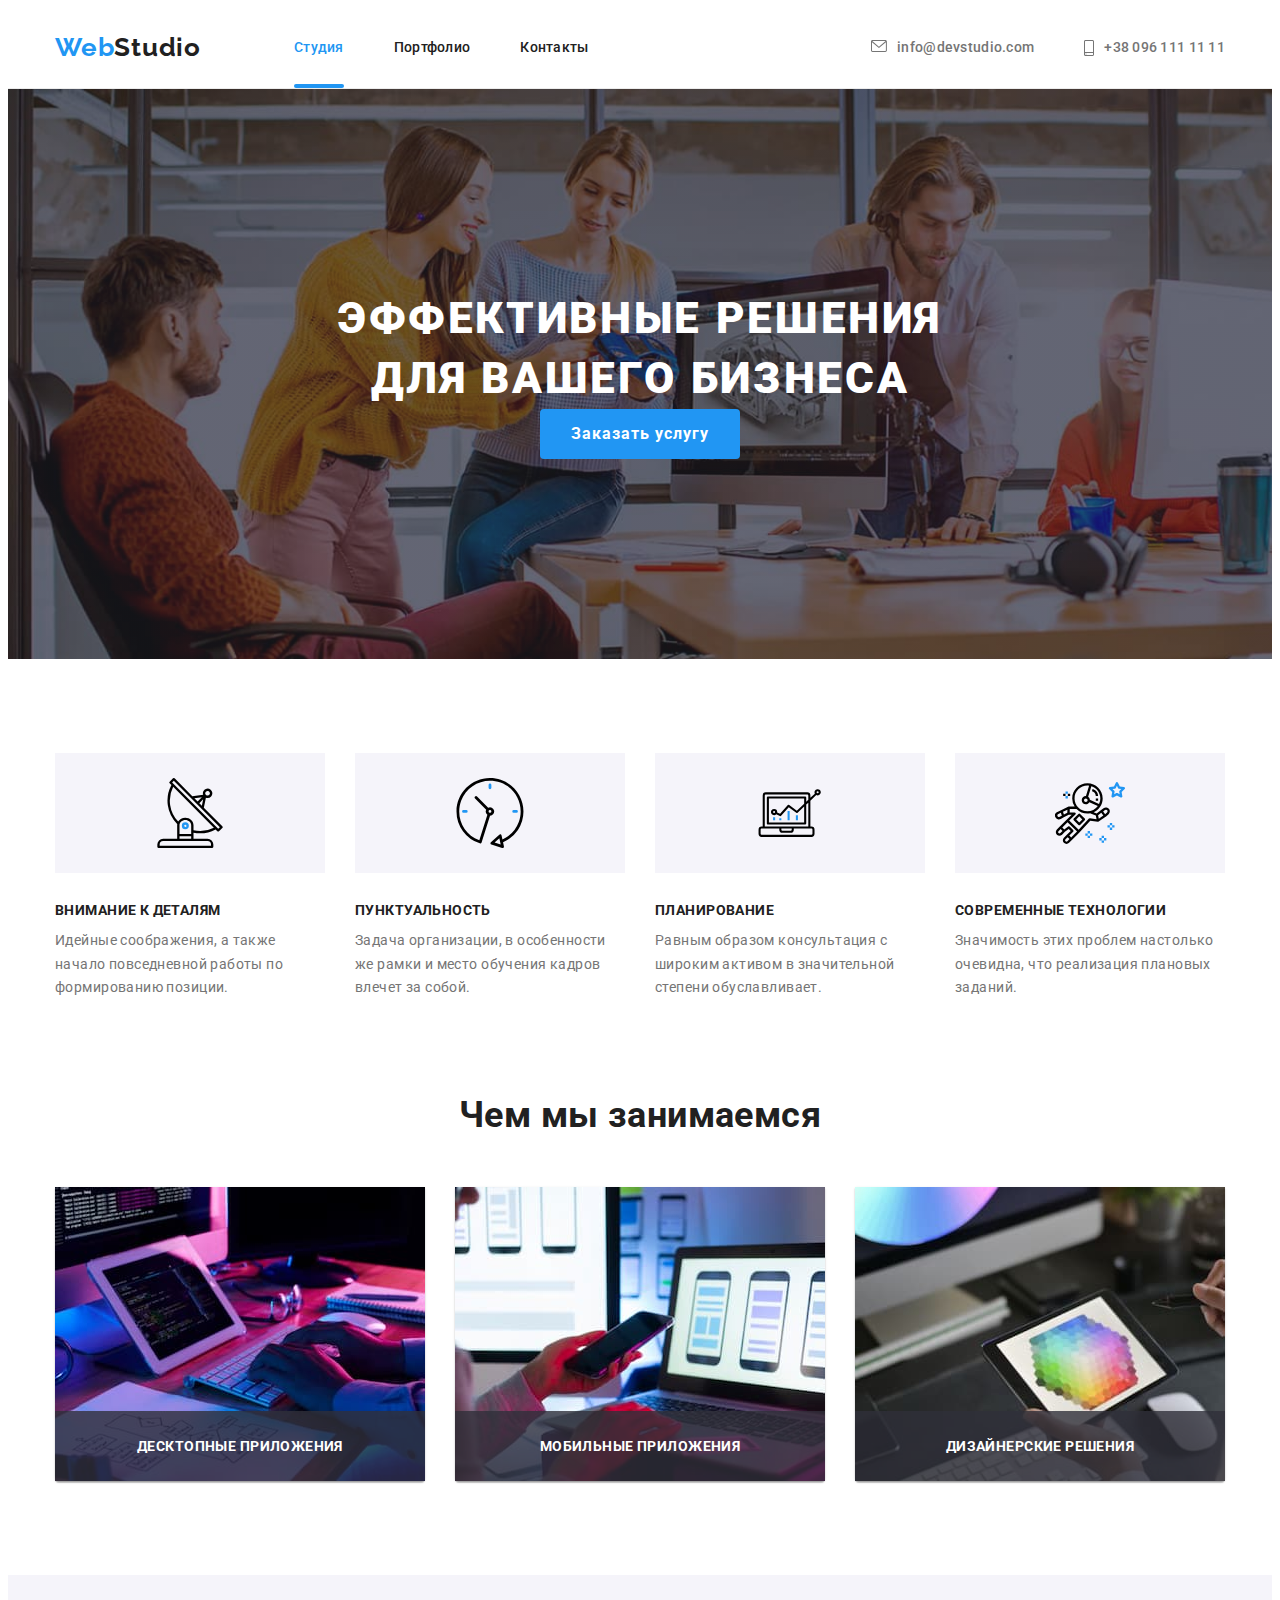
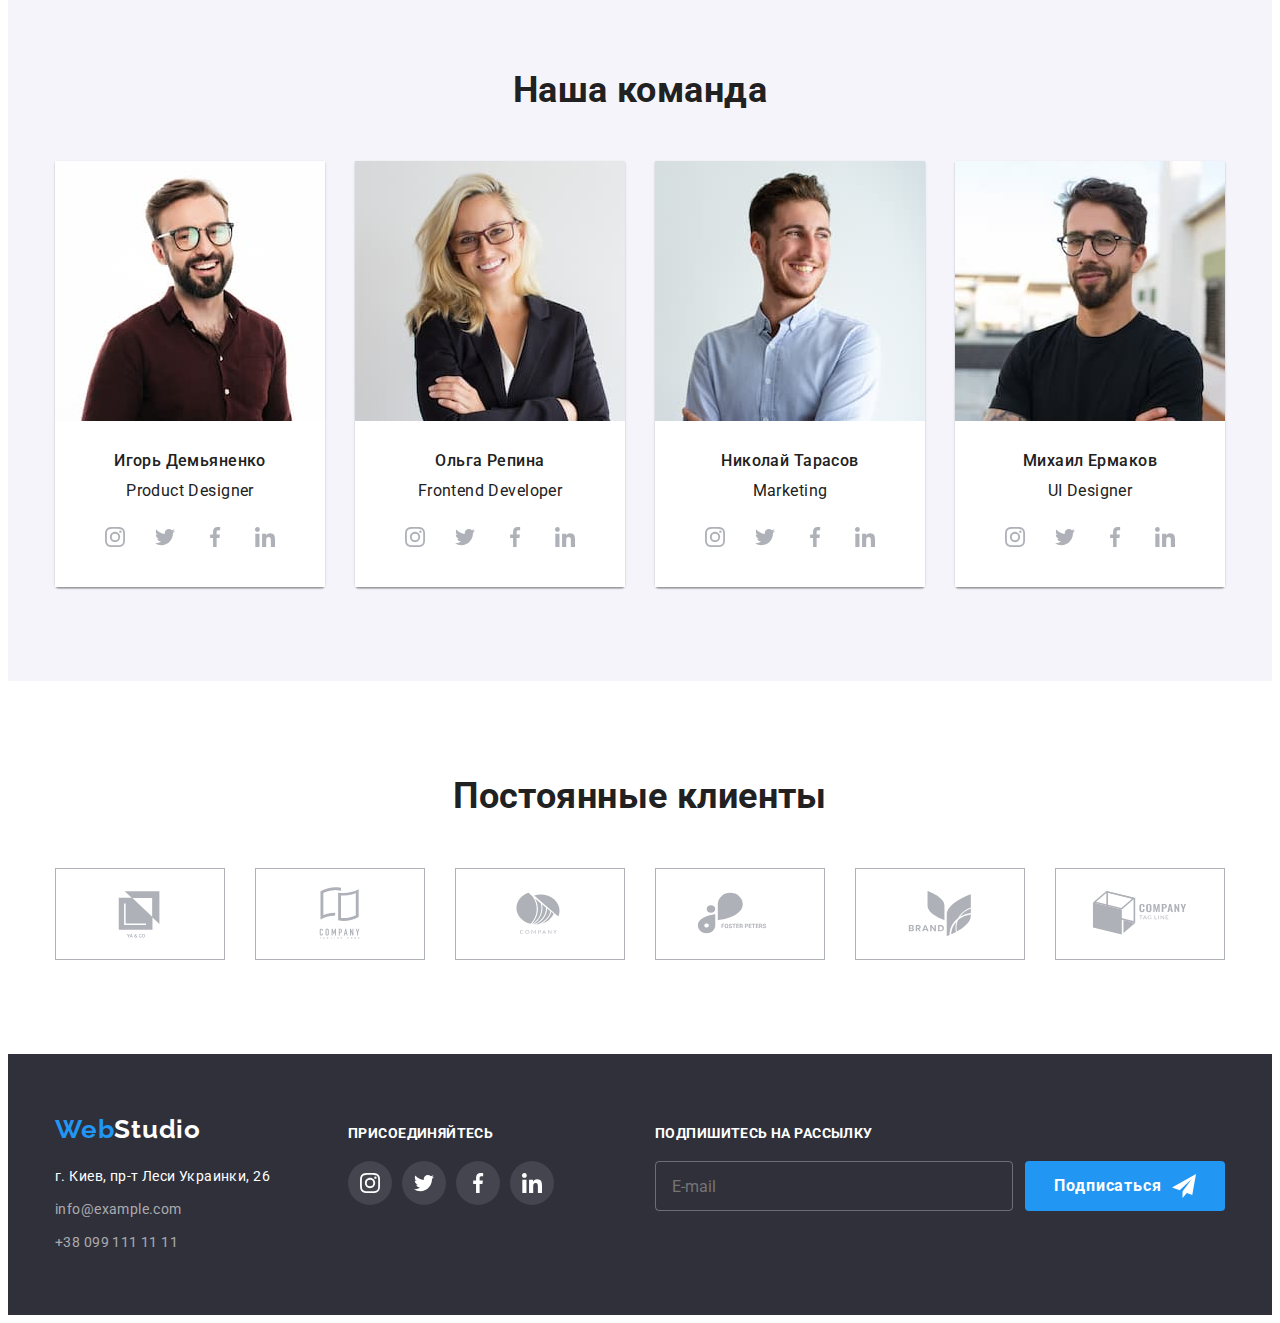
<file: index.html>
<!DOCTYPE html>
<html lang="ru">
  <head>
    <meta charset="UTF-8" />
    <meta http-equiv="X-UA-Compatible" content="IE=edge" />
    <meta name="viewport" content="width=device-width, initial-scale=1.0" />
    <title>Document</title>

    
    <link
      rel="stylesheet"
      href="https://cdnjs.cloudflare.com/ajax/libs/modern-normalize/1.1.0/modern-normalize.min.css"
      integrity="sha512-wpPYUAdjBVSE4KJnH1VR1HeZfpl1ub8YT/NKx4PuQ5NmX2tKuGu6U/JRp5y+Y8XG2tV+wKQpNHVUX03MfMFn9Q=="
      crossorigin="anonymous"
      referrerpolicy="no-referrer"
    />
    <link rel="stylesheet" href="./css/main.min.css">
    <link rel="stylesheet" href="./css/styles.css" />
    <link rel="preconnect" href="https://fonts.googleapis.com" />
    <link rel="preconnect" href="https://fonts.gstatic.com" crossorigin />
    <link
      href="https://fonts.googleapis.com/css2?family=Raleway:wght@700&family=Roboto:wght@400;500;700;900&display=swap"
      rel="stylesheet"
    />
  </head>

  <body data-body>
    <header class="header">
      <div class="container">
        <!--Робимо верхню рамку-->

        <nav class="nav">
          <a class="logo" href="./index.html" rel="noopener nofollow noreferrer"
            >Web<span class="logo-span">Studio</span></a
          >
          <ul class="nav-list">
            <li class="li">
              <a class="nav-list__item  nav-list__item--current" href="./index.html"
                >Студия</a
              >
            </li>
            <li class="li">
              <a class="nav-list__item " href="./portfolio.html">Портфолио</a>
            </li>
            <li class="li">
              <a class="nav-list__item " href="#">Контакты</a>
            </li>
          </ul>
          <ul class="contacts ul">
            <li class="li contacts__icon">
              <a class="contacts__link" href="mailto:info@devstudio.com">
                <svg class="contacts__envelope">
                  <use href="./images/icon.svg#icon-envelope"></use>
                </svg>
                info@devstudio.com</a
              >
            </li>
            <li class="li contacts__icon">
              <a class="contacts__link" href="tel:+380961111111">
                <svg class="contacts__phone">
                  <use href="./images/icon.svg#icon-smartphone"></use>
                </svg>
                +38 096 111 11 11</a
              >
            </li>
          </ul>
        </nav>
      </div>
    </header>

    <!-- Hero  -->

    <main>
      <section class="hero box">
        <div class="container">
          <h1 class="hero__header">Эффективные решения для вашего бизнеса</h1>
          <button type="button" class="button primary" data-modal-open>
            Заказать услугу
          </button>
        </div>
      </section>

      <!-- Описание преимуществ -->

      <section class="advantage advant">
        <div class="container">
          <h2 hidden>Преимущества</h2>
          <ul class="advant-list li">
            <li class="advant-item">
              <div class="advant-bg">
                <svg class="advant-icon">
                  <use href="./images/icon.svg#icon-antenna-1"></use>
                </svg>
              </div>
              <h3 class="advant-title">ВНИМАНИЕ К ДЕТАЛЯМ</h3>
              <p class="advant-text">
                Идейные соображения, а также начало повседневной работы по
                формированию позиции.
              </p>
            </li>
            <li class="advant-item">
              <div class="advant-bg">
                <svg class="advant-icon">
                  <use href="./images/icon.svg#icon-clock-1"></use>
                </svg>
              </div>
              <h3 class="advant-title">ПУНКТУАЛЬНОСТЬ</h3>
              <p class="advant-text">
                Задача организации, в особенности же рамки и место обучения
                кадров влечет за собой.
              </p>
            </li>
            <li class="advant-item">
              <div class="advant-bg">
                <svg class="advant-icon">
                  <use href="./images/icon.svg#icon-diagram-1"></use>
                </svg>
              </div>
              <h3 class="advant-title">ПЛАНИРОВАНИЕ</h3>
              <p class="advant-text">
                Равным образом консультация с широким активом в значительной
                степени обуславливает.
              </p>
            </li>
            <li class="advant-item">
              <div class="advant-bg">
                <svg class="advant-icon">
                  <use href="./images/icon.svg#icon-astronaut-1"></use>
                </svg>
              </div>
              <h3 class="advant-title">СОВРЕМЕННЫЕ ТЕХНОЛОГИИ</h3>
              <p class="advant-text">
                Значимость этих проблем настолько очевидна, что реализация
                плановых заданий.
              </p>
            </li>
          </ul>
        </div>
      </section>

      <!-- Чем занимаемся -->
      <section class="work">
        <div class="container">
          <h2 class="head">Чем мы занимаемся</h2>
          <ul class="card-set li">
            <li class="work__item card-set__item">
              <img
                src="./images/Coders1.jpg"
                alt="Мы занимаемся кодингом"
                width="370"
                height="294"
              />
              <p class="work__desc">десктопные приложения</p>
            </li>
            <li class="work__item card-set__item">
              <img
                src="./images/Phones2.jpg"
                alt="Мы занимаемся настройкой телефонов"
                width="370"
                height="294"
              />
              <p class="work__desc">мобильные приложения</p>
            </li>
            <li class="work__item card-set__item">
              <img
                src="./images/Raduga3.jpg"
                alt="Мы делаем радугу"
                width="370"
                height="294"
              />
              <p class="work__desc">дизайнерские решения</p>
            </li>
          </ul>
        </div>
      </section>

      <!--  Команда-->
      <section class="team">
        <div class="container">
          <h2 class="head">Наша команда</h2>
          <ul class="team__list li card-set">
            <li class="card-set__item">
              <figure class="li">
                <img
                  src="./images/Igor2.jpg"
                  alt="Фотография Игоря Демьяненко"
                  width="270"
                  height="260"
                />
                <figcaption class="team__caption">
                  <h3 class="team__title">Игорь Демьяненко</h3>
                  <p lang="en" class="team__par">Product Designer</p>
                  <ul class="li sm">
                    <li class="sm__item">
                      <a
                        class="sm__archer sm__archer--team"
                        href=""
                        target="_blank"
                        rel="noopener noreference"
                      >
                        <svg class="sm__link">
                          <use href="./images/icon.svg#icon-instagram-1"></use>
                        </svg>
                      </a>
                    </li>
                    <li class="sm__item">
                      <a
                        class="sm__archer sm__archer--team"
                        href=""
                        target="_blank"
                        rel="noopener noreference"
                      >
                        <svg class="sm__link">
                          <use href="./images/icon.svg#icon-twitter-1"></use>
                        </svg>
                      </a>
                    </li>
                    <li class="sm__item">
                      <a
                        class="sm__archer sm__archer--team"
                        href=""
                        target="_blank"
                        rel="noopener noreference"
                      >
                        <svg class="sm__link">
                          <use href="./images/icon.svg#icon-facebook-1"></use>
                        </svg>
                      </a>
                    </li>
                    <li class="sm__item">
                      <a
                        class="sm__archer sm__archer--team"
                        href=""
                        target="_blank"
                        rel="noopener noreference"
                      >
                        <svg class="sm__link">
                          <use href="./images/icon.svg#icon-linkedin-1"></use>
                        </svg>
                      </a>
                    </li>
                  </ul>
                </figcaption>
              </figure>
            </li>
            <li class="card-set__item">
              <figure class="team-pic li">
                <img
                  src="./images/Olga2.jpg"
                  alt="Фотография Ольги Репиной"
                  width="270"
                  height="260"
                />
                <figcaption class="team__caption">
                  <h3 class="team__title">Ольга Репина</h3>
                  <p lang="en" class="team__par">Frontend Developer</p>
                  <ul class="li sm">
                    <li class="sm__item">
                      <a
                        class="sm__archer sm__archer--team"
                        href=""
                        target="_blank"
                        rel="noopener noreference"
                      >
                        <svg class="sm__link">
                          <use href="./images/icon.svg#icon-instagram-1"></use>
                        </svg>
                      </a>
                    </li>
                    <li class="sm__item">
                      <a
                        class="sm__archer sm__archer--team"
                        href=""
                        target="_blank"
                        rel="noopener noreference"
                      >
                        <svg class="sm__link">
                          <use href="./images/icon.svg#icon-twitter-1"></use>
                        </svg>
                      </a>
                    </li>
                    <li class="sm__item">
                      <a
                        class="sm__archer sm__archer--team"
                        href=""
                        target="_blank"
                        rel="noopener noreference"
                      >
                        <svg class="sm__link">
                          <use href="./images/icon.svg#icon-facebook-1"></use>
                        </svg>
                      </a>
                    </li>
                    <li class="sm__item">
                      <a
                        class="sm__archer sm__archer--team"
                        href=""
                        target="_blank"
                        rel="noopener noreference"
                      >
                        <svg class="sm__link">
                          <use href="./images/icon.svg#icon-linkedin-1"></use>
                        </svg>
                      </a>
                    </li>
                  </ul>
                </figcaption>
              </figure>
            </li>
            <li class="card-set__item">
              <figure class="team-pic li">
                <img
                  src="./images/Nikolay2.jpg"
                  alt="Фотография Николая Тарасова"
                  width="270"
                  height="260"
                />
                <figcaption class="team__caption">
                  <h3 class="team__title">Николай Тарасов</h3>
                  <p lang="en" class="team__par">Marketing</p>
                  <ul class="li sm">
                    <li class="sm__item">
                      <a
                        class="sm__archer sm__archer--team"
                        href=""
                        target="_blank"
                        rel="noopener noreference"
                      >
                        <svg class="sm__link">
                          <use href="./images/icon.svg#icon-instagram-1"></use>
                        </svg>
                      </a>
                    </li>
                    <li class="sm__item">
                      <a
                        class="sm__archer sm__archer--team"
                        href=""
                        target="_blank"
                        rel="noopener noreference"
                      >
                        <svg class="sm__link">
                          <use href="./images/icon.svg#icon-twitter-1"></use>
                        </svg>
                      </a>
                    </li>
                    <li class="sm-item">
                      <a
                        class="sm__archer sm__archer--team"
                        href=""
                        target="_blank"
                        rel="noopener noreference"
                      >
                        <svg class="sm__link">
                          <use href="./images/icon.svg#icon-facebook-1"></use>
                        </svg>
                      </a>
                    </li>
                    <li class="sm__item">
                      <a
                        class="sm__archer sm__archer--team"
                        href=""
                        target="_blank"
                        rel="noopener noreference"
                      >
                        <svg class="sm__link">
                          <use href="./images/icon.svg#icon-linkedin-1"></use>
                        </svg>
                      </a>
                    </li>
                  </ul>
                </figcaption>
              </figure>
            </li>
            <li class="card-set__item">
              <figure class="team-pic li">
                <img
                  src="./images/Michail2.jpg"
                  alt="Фотография Михаила Ермакова"
                  width="270"
                  height="260"
                />
                <figcaption class="team__caption">
                  <h3 class="team__title">Михаил Ермаков</h3>
                  <p lang="en" class="team__par">UI Designer</p>
                  <ul class="li sm">
                    <li class="sm__item">
                      <a
                        class="sm__archer sm__archer--team"
                        href=""
                        target="_blank"
                        rel="noopener noreference"
                      >
                        <svg class="sm__link">
                          <use href="./images/icon.svg#icon-instagram-1"></use>
                        </svg>
                      </a>
                    </li>
                    <li class="sm__item">
                      <a
                        class="sm__archer sm__archer--team"
                        href=""
                        target="_blank"
                        rel="noopener noreference"
                      >
                        <svg class="sm__link">
                          <use href="./images/icon.svg#icon-twitter-1"></use>
                        </svg>
                      </a>
                    </li>
                    <li class="sm__item">
                      <a
                        class="sm__archer sm__archer--team"
                        href=""
                        target="_blank"
                        rel="noopener noreference"
                      >
                        <svg class="sm__link">
                          <use href="./images/icon.svg#icon-facebook-1"></use>
                        </svg>
                      </a>
                    </li>
                    <li class="sm__item">
                      <a
                        class="sm__archer sm__archer--team"
                        href=""
                        target="_blank"
                        rel="noopener noreference"
                      >
                        <svg class="sm__link">
                          <use href="./images/icon.svg#icon-linkedin-1"></use>
                        </svg>
                      </a>
                    </li>
                  </ul>
                </figcaption>
              </figure>
            </li>
          </ul>
        </div>
      </section>

      <!-- Постоянные клиенты  -->

      <section class="clients">
        <div class="container">
          <h2 class="head">Постоянные клиенты</h2>
          <ul class="li clients-list">
            <li class="clients-items">
              <a
                class="clients-link"
                href=""
                target="_blank"
                rel="noopener noreference"
                aria-label="Клиент 1"
              >
                <svg class="clients-icon" width="106" height="60">
                  <use href="./images/icon.svg#icon-Logo1"></use>
                </svg>
              </a>
            </li>
            <li class="clients-items">
              <a
                class="clients-link"
                href=""
                target="_blank"
                rel="noopener noreference"
                aria-label="Клиент 2"
              >
                <svg class="clients-icon" width="106" height="60">
                  <use href="./images/icon.svg#icon-Logo2"></use>
                </svg>
              </a>
            </li>
            <li class="clients-items">
              <a
                class="clients-link"
                href=""
                target="_blank"
                rel="noopener noreference"
                aria-label="Клиент 3"
              >
                <svg class="clients-icon" width="106" height="60">
                  <use href="./images/icon.svg#icon-Logo3"></use>
                </svg>
              </a>
            </li>
            <li class="clients-items">
              <a
                class="clients-link"
                href=""
                target="_blank"
                rel="noopener noreference"
                aria-label="Клиент 4"
              >
                <svg class="clients-icon" width="106" height="60">
                  <use href="./images/icon.svg#icon-Logo4"></use>
                </svg>
              </a>
            </li>
            <li class="clients-items">
              <a
                class="clients-link"
                href=""
                target="_blank"
                rel="noopener noreference"
                aria-label="Клиент 5"
              >
                <svg class="clients-icon" width="106" height="60">
                  <use href="./images/icon.svg#icon-Logo5"></use>
                </svg>
              </a>
            </li>
            <li class="clients-items">
              <a
                class="clients-link"
                href=""
                target="_blank"
                rel="noopener noreference"
                aria-label="Клиент 6"
              >
                <svg class="clients-icon" width="106" height="60">
                  <use href="./images/icon.svg#icon-Logo6"></use>
                </svg>
              </a>
            </li>
          </ul>
        </div>
      </section>
    </main>

    <!-- Футтер -->

    <footer class="footer box">
      <div class="container">
        <ul class="footer-list li">
          <li class="footer-list-item">
            <a class="logo" href="./index.html"
              >Web<span class="logo-footer">Studio</span></a
            >
            <address class="address">
              <ul class="li">
                <li class="address-phisic">г. Киев, пр-т Леси Украинки, 26</li>
                <li class="address-digit mail">
                  <a class="navigation-address" href="mailto:info@example.com"
                    >info@example.com</a
                  >
                </li>
                <li class="address-digit tel">
                  <a class="navigation-address" href="tel:+380991111111"
                    >+38 099 111 11 11</a
                  >
                </li>
              </ul>
            </address>
          </li>
          <li class="footer-list-item">
            <h3 class="footer-header">Присоединяйтесь</h3>
            <ul class="li footer-sm-list">
              <li class="footer-sm-item">
                <a
                  class="footer-social-media"
                  href=""
                  target="_blank"
                  rel="noopener noreference"
                >
                  <svg class="footer-sm-link">
                    <use href="./images/icon.svg#icon-instagram-1"></use>
                  </svg>
                </a>
              </li>
              <li class="footer-sm-item">
                <a
                  class="footer-social-media"
                  href=""
                  target="_blank"
                  rel="noopener noreference"
                >
                  <svg class="footer-sm-link">
                    <use href="./images/icon.svg#icon-twitter-1"></use>
                  </svg>
                </a>
              </li>
              <li class="footer-sm-item">
                <a
                  class="footer-social-media"
                  href=""
                  target="_blank"
                  rel="noopener noreference"
                >
                  <svg class="footer-sm-link">
                    <use href="./images/icon.svg#icon-facebook-1"></use>
                  </svg>
                </a>
              </li>
              <li class="footer-sm-item">
                <a
                  class="footer-social-media"
                  href=""
                  target="_blank"
                  rel="noopener noreference"
                >
                  <svg class="footer-sm-link">
                    <use href="./images/icon.svg#icon-linkedin-1"></use>
                  </svg>
                </a>
              </li>
            </ul>
          </li>
          <li>
            <h3 class="footer-header">Подпишитесь на рассылку</h3>
            <form class="footer-form">
              <label>
                <input
                  class="footer-input"
                  name="email"
                  type="email"
                  placeholder="E-mail"
                />
              </label>
              <button class="button primary footer-botton" type="submit">
                Подписаться
                <svg
                  class="footer-botton footer-send"
                  width="24px"
                  height="24px"
                >
                  <use href="./images/icon.svg#send"></use>
                </svg>
              </button>
            </form>
          </li>
        </ul>
      </div>
    </footer>

    <!-- Модальне вікно -->

    <div class="backdrop is-hidden" data-modal>
      <div class="modal">
        <button class="cls-btn" data-modal-close>
          <svg width="18" height="18">
            <use href="./images/icon.svg#close_btn"></use>
          </svg>
        </button>
        <div>
          <p class="modal-head">Оставьте свои данные, мы вам перезвоним</p>
        </div>
        <form class="modal-form">
          <label class="modal-label">
            <span class="modal-desc">Имя</span>
            <input class="modal-input" type="text" name="name" />
            <svg class="modal-icon">
              <use href="./images/icon.svg#person"></use>
            </svg>
          </label>
          <label class="modal-label">
            <span class="modal-desc">Телефон</span>
            <input class="modal-input" type="tel" name="phone" />
            <svg class="modal-icon">
              <use href="./images/icon.svg#phone"></use>
            </svg>
          </label>
          <label class="modal-label">
            <span class="modal-desc">Почта</span>
            <input class="modal-input" type="email" name="email" />
            <svg class="modal-icon">
              <use href="./images/icon.svg#email"></use>
            </svg>
          </label>
          <label class="modal-label">
            <span class="modal-desc">Комментарий</span>
            <textarea
              class="textarea-desc"
              name="text"
              placeholder="Введите текст"
            ></textarea>
          </label>
          <label class="modal-label check-box">
            <input
              class="visibility-hidden input-check-box"
              type="checkbox"
              name="checkbox"
            />
            <span>
              Соглашаюсь c рассылкой и принимаю
              <a class="modal-link" href="">Условия договора </a>
            </span>

            <svg class="modal-check-box">
              <use class="modal-use" href="./images/icon.svg#check-box"></use>
            </svg>
          </label>
          <button
            type="submit"
            class="button primary modal-botton"
            data-dashlane-rid="991d0897dd9cae92"
            data-dashlane-label="true"
            data-form-type="other"
          >
            Отправить
          </button>
        </form>
      </div>
      <script src="./js/modal.js"></script>
    </div>
  </body>
</html>
</file>
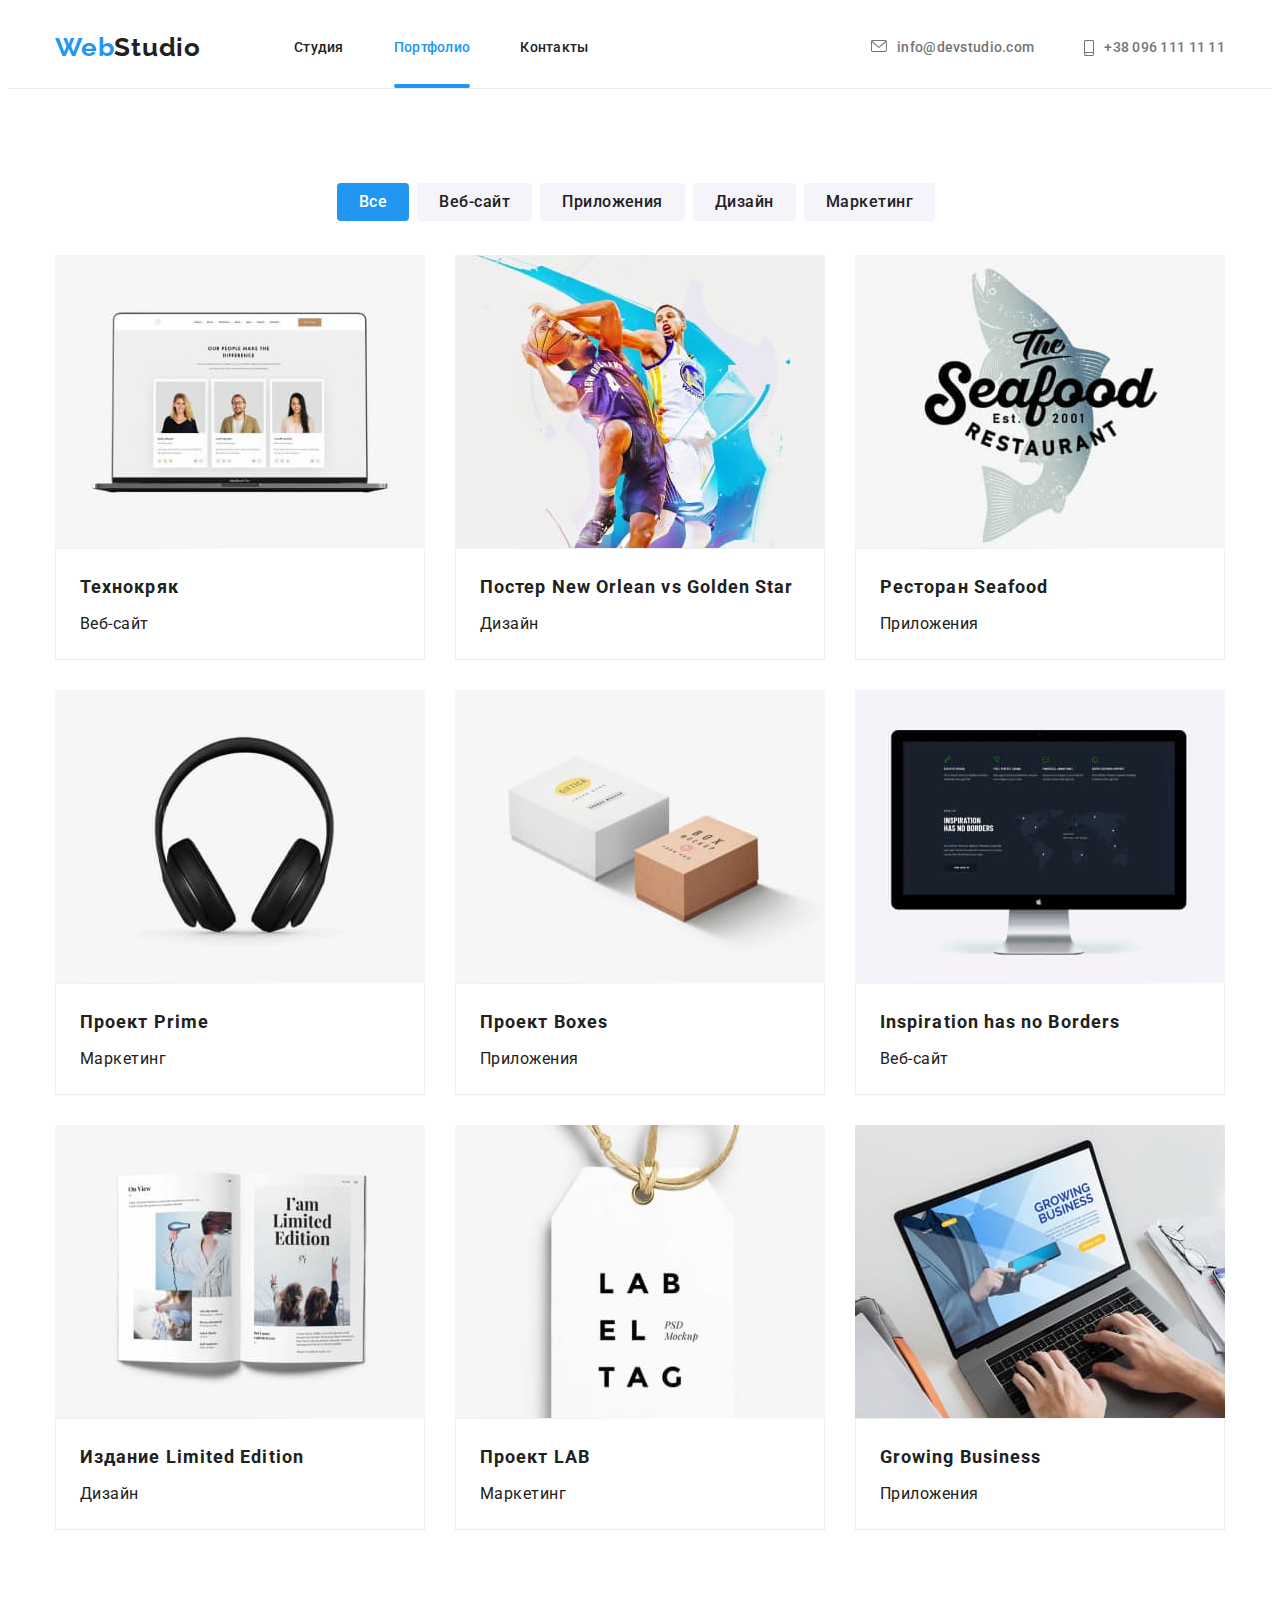
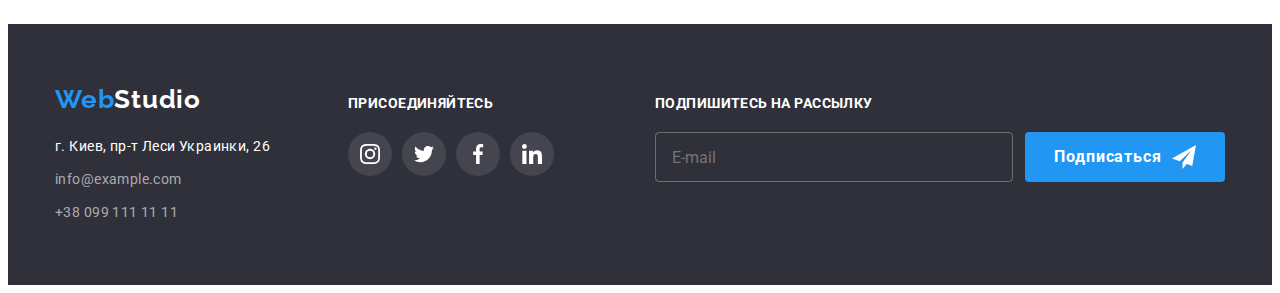
<file: portfolio.html>
<!DOCTYPE html>
<html lang="ru">
  <head>
    <meta charset="UTF-8" />
    <meta http-equiv="X-UA-Compatible" content="IE=edge" />
    <meta name="viewport" content="width=device-width, initial-scale=1.0" />
    <title>Document</title>

    
    <link
      rel="stylesheet"
      href="https://cdnjs.cloudflare.com/ajax/libs/modern-normalize/1.1.0/modern-normalize.min.css"
      integrity="sha512-wpPYUAdjBVSE4KJnH1VR1HeZfpl1ub8YT/NKx4PuQ5NmX2tKuGu6U/JRp5y+Y8XG2tV+wKQpNHVUX03MfMFn9Q=="
      crossorigin="anonymous"
      referrerpolicy="no-referrer"
    />
    <link rel="stylesheet" href="./css/main.min.css">
    <link rel="stylesheet" href="./css/styles.css" />
    <link rel="preconnect" href="https://fonts.googleapis.com" />
    <link rel="preconnect" href="https://fonts.gstatic.com" crossorigin />
    <link
      href="https://fonts.googleapis.com/css2?family=Raleway:wght@700&family=Roboto:wght@400;500;700;900&display=swap"
      rel="stylesheet"
    />
  </head>
  <body>
    <header class="header">
      <div class="container">
        <!--Робимо верхню рамку-->

        <nav class="nav">
          <a class="logo" href="./index.html" rel="noopener nofollow noreferrer"
            >Web<span class="logo-span">Studio</span></a
          >
          <ul class="nav-list">
            <li class="li">
              <a class="nav-list__item  " href="./index.html"
                >Студия</a
              >
            </li>
            <li class="li">
              <a class="nav-list__item nav-list__item--current" href="./portfolio.html">Портфолио</a>
            </li>
            <li class="li">
              <a class="nav-list__item " href="#">Контакты</a>
            </li>
          </ul>
          <ul class="contacts ul">
            <li class="li contacts__icon">
              <a class="contacts__link" href="mailto:info@devstudio.com">
                <svg class="contacts__envelope">
                  <use href="./images/icon.svg#icon-envelope"></use>
                </svg>
                info@devstudio.com</a
              >
            </li>
            <li class="li contacts__icon">
              <a class="contacts__link" href="tel:+380961111111">
                <svg class="contacts__phone">
                  <use href="./images/icon.svg#icon-smartphone"></use>
                </svg>
                +38 096 111 11 11</a
              >
            </li>
          </ul>
        </nav>
      </div>
    </header>

    <!-- Кнопки -->

    <main>
      <section class="section">
        <div class="container">
          <h1 hidden>Main</h1>
          <ul class="li filters">
            <li class="">
              <button type="button" class="button secondary choosen">
                Все
              </button>
            </li>
            <li class="">
              <button type="button" class="button secondary">Веб-сайт</button>
            </li>
            <li class="">
              <button type="button" class="button secondary">Приложения</button>
            </li>
            <li class="">
              <button type="button" class="button secondary">Дизайн</button>
            </li>
            <li class="">
              <button type="button" class="button secondary">Маркетинг</button>
            </li>
          </ul>
          <!-- Portfolio -->
          <ul class="li portfolio card-set">
            <li class="card-set__item portfolio-item">
              <figure class="li">
                <div class="item overlay-container">
                  <img
                    class="portfolio-image"
                    src="./images/portfolio/img.jpg"
                    alt="Технокряк"
                    width="370"
                    height="294"
                  />
                  <div class="overlay">
                    <p class="desc">
                      Ресурс предлагает комплексные предложения с разным уровнем
                      функционала и сервисов. Все это позволит посетителю
                      получить исчерпывающие сведения о компании или частном
                      лице
                    </p>
                  </div>
                </div>
                <figcaption class="portfolio-figure">
                  <h2 class="portfolio-head">Технокряк</h2>
                  <p class="portfolio-class">Веб-сайт</p>
                </figcaption>
              </figure>
            </li>
            <li class="card-set__item portfolio-item">
              <figure class="li">
                <div class="item overlay-container">
                  <img
                    class="portfolio-image"
                    src="./images/portfolio/img-1.jpg"
                    alt="Постер New Orlean vs Golden Star"
                    width="370"
                    height="294"
                  />
                  <div class="overlay">
                    <p class="desc">
                      Ресурс предлагает комплексные предложения с разным уровнем
                      функционала и сервисов. Все это позволит посетителю
                      получить исчерпывающие сведения о компании или частном
                      лице
                    </p>
                  </div>
                </div>
                <figcaption class="portfolio-figure">
                  <h2 class="portfolio-head">
                    Постер New Orlean vs Golden Star
                  </h2>
                  <p class="portfolio-class">Дизайн</p>
                </figcaption>
              </figure>
            </li>
            <li class="card-set__item portfolio-item">
              <figure class="li">
                <div class="item overlay-container">
                  <img
                    class="portfolio-image"
                    src="./images/portfolio/img-2.jpg"
                    alt="Ресторан Seafood"
                    width="370"
                    height="294"
                  />
                  <div class="overlay">
                    <p class="desc">
                      Ресурс предлагает комплексные предложения с разным уровнем
                      функционала и сервисов. Все это позволит посетителю
                      получить исчерпывающие сведения о компании или частном
                      лице
                    </p>
                  </div>
                </div>
                <figcaption class="portfolio-figure">
                  <h2 class="portfolio-head">Ресторан Seafood</h2>
                  <p class="portfolio-class">Приложения</p>
                </figcaption>
              </figure>
            </li>
            <li class="card-set__item portfolio-item">
              <figure class="li">
                <div class="item overlay-container">
                  <img
                    class="portfolio-image"
                    src="./images/portfolio/img-3.jpg"
                    alt="Проект Prime"
                    width="370"
                    height="294"
                  />
                  <div class="overlay">
                    <p class="desc">
                      Ресурс предлагает комплексные предложения с разным уровнем
                      функционала и сервисов. Все это позволит посетителю
                      получить исчерпывающие сведения о компании или частном
                      лице
                    </p>
                  </div>
                </div>
                <figcaption class="portfolio-figure">
                  <h2 class="portfolio-head">Проект Prime</h2>
                  <p class="portfolio-class">Маркетинг</p>
                </figcaption>
              </figure>
            </li>
            <li class="card-set__item portfolio-item">
              <figure class="li">
                <div class="item overlay-container">
                  <img
                    class="portfolio-image"
                    src="./images/portfolio/img-4.jpg"
                    alt="Проект Boxes"
                    width="370"
                    height="294"
                  />
                  <div class="overlay">
                    <p class="desc">
                      Ресурс предлагает комплексные предложения с разным уровнем
                      функционала и сервисов. Все это позволит посетителю
                      получить исчерпывающие сведения о компании или частном
                      лице
                    </p>
                  </div>
                </div>
                <figcaption class="portfolio-figure">
                  <h2 lang="en" class="portfolio-head">Проект Boxes</h2>
                  <p class="portfolio-class">Приложения</p>
                </figcaption>
              </figure>
            </li>
            <li class="card-set__item portfolio-item">
              <figure class="li">
                <div class="item overlay-container">
                  <img
                    class="portfolio-image"
                    lang="en"
                    src="./images/portfolio/img-5.jpg"
                    alt="Inspiration has no Borders"
                    width="370"
                    height="294"
                  />
                  <div class="overlay">
                    <p class="desc">
                      Ресурс предлагает комплексные предложения с разным уровнем
                      функционала и сервисов. Все это позволит посетителю
                      получить исчерпывающие сведения о компании или частном
                      лице
                    </p>
                  </div>
                </div>
                <figcaption class="portfolio-figure">
                  <h2 class="portfolio-head">Inspiration has no Borders</h2>
                  <p class="portfolio-class">Веб-сайт</p>
                </figcaption>
              </figure>
            </li>
            <li class="card-set__item portfolio-item">
              <figure class="li">
                <div class="item overlay-container">
                  <img
                    class="portfolio-image"
                    src="./images/portfolio/img-6.jpg"
                    alt="Издание Limited Edition"
                    width="370"
                    height="294"
                  />
                  <div class="overlay">
                    <p class="desc">
                      Ресурс предлагает комплексные предложения с разным уровнем
                      функционала и сервисов. Все это позволит посетителю
                      получить исчерпывающие сведения о компании или частном
                      лице
                    </p>
                  </div>
                </div>
                <figcaption class="portfolio-figure">
                  <h2 class="portfolio-head">Издание Limited Edition</h2>
                  <p class="portfolio-class">Дизайн</p>
                </figcaption>
              </figure>
            </li>
            <li class="card-set__item portfolio-item">
              <figure class="li">
                <div class="item overlay-container">
                  <img
                    class="portfolio-image"
                    src="./images/portfolio/img-7.jpg"
                    alt="Проект LAB"
                    width="370"
                    height="294"
                  />
                  <div class="overlay">
                    <p class="desc">
                      Ресурс предлагает комплексные предложения с разным уровнем
                      функционала и сервисов. Все это позволит посетителю
                      получить исчерпывающие сведения о компании или частном
                      лице
                    </p>
                  </div>
                </div>
                <figcaption class="portfolio-figure">
                  <h2 class="portfolio-head">Проект LAB</h2>
                  <p class="portfolio-class">Маркетинг</p>
                </figcaption>
              </figure>
            </li>
            <li class="card-set__item portfolio-item">
              <figure class="li">
                <div class="item overlay-container">
                  <img
                    class="portfolio-image"
                    lang="en"
                    src="./images/portfolio/img-8.jpg"
                    alt="Growing Business"
                    width="370"
                    height="294"
                  />
                  <div class="overlay">
                    <p class="desc">
                      Ресурс предлагает комплексные предложения с разным уровнем
                      функционала и сервисов. Все это позволит посетителю
                      получить исчерпывающие сведения о компании или частном
                      лице
                    </p>
                  </div>
                </div>
                <figcaption class="portfolio-figure">
                  <h2 class="portfolio-head">Growing Business</h2>
                  <p class="portfolio-class">Приложения</p>
                </figcaption>
              </figure>
            </li>
          </ul>
        </div>
      </section>
    </main>

    <!-- Футтер -->

    <footer class="footer box">
      <div class="container">
        <ul class="footer-list li">
          <li class="footer-list-item">
            <a class="logo" href="./index.html"
              >Web<span class="logo-footer">Studio</span></a
            >
            <address class="address">
              <ul class="li">
                <li class="address-phisic">г. Киев, пр-т Леси Украинки, 26</li>
                <li class="address-digit mail">
                  <a class="navigation-address" href="mailto:info@example.com"
                    >info@example.com</a
                  >
                </li>
                <li class="address-digit tel">
                  <a class="navigation-address" href="tel:+380991111111"
                    >+38 099 111 11 11</a
                  >
                </li>
              </ul>
            </address>
          </li>
          <li class="footer-list-item">
            <h3 class="footer-header">Присоединяйтесь</h3>
            <ul class="li footer-sm-list">
              <li class="footer-sm-item">
                <a
                  class="footer-social-media"
                  href=""
                  target="_blank"
                  rel="noopener noreference"
                >
                  <svg class="footer-sm-link">
                    <use href="./images/icon.svg#icon-instagram-1"></use>
                  </svg>
                </a>
              </li>
              <li class="footer-sm-item">
                <a
                  class="footer-social-media"
                  href=""
                  target="_blank"
                  rel="noopener noreference"
                >
                  <svg class="footer-sm-link">
                    <use href="./images/icon.svg#icon-twitter-1"></use>
                  </svg>
                </a>
              </li>
              <li class="footer-sm-item">
                <a
                  class="footer-social-media"
                  href=""
                  target="_blank"
                  rel="noopener noreference"
                >
                  <svg class="footer-sm-link">
                    <use href="./images/icon.svg#icon-facebook-1"></use>
                  </svg>
                </a>
              </li>
              <li class="footer-sm-item">
                <a
                  class="footer-social-media"
                  href=""
                  target="_blank"
                  rel="noopener noreference"
                >
                  <svg class="footer-sm-link">
                    <use href="./images/icon.svg#icon-linkedin-1"></use>
                  </svg>
                </a>
              </li>
            </ul>
          </li>
          <li>
            <h3 class="footer-header">Подпишитесь на рассылку</h3>
            <form class="footer-form" action="mail">
              <label>
                <input class="footer-input" type="email" placeholder="E-mail" />
              </label>
              <button class="button primary footer-botton" type="submit">
                Подписаться
                <svg
                  class="footer-botton footer-send"
                  width="24px"
                  height="24px">
                  <use href="./images/icon.svg#send"></use>
                </svg>
              </button>
            </form>
          </li>
        </ul>
      </div>
    </footer>
  </body>
</html>
</file>
<file: css/styles.css>
/* main */
/* :root{ */
    /* Colors */
    /* --color-text-main: #212121;
    --color-text-secondary: #757575;
    --color-button-prima:#FFFFFF;
    --color-button-second:#2196F3;
    --color-botton-hover: #188CE8;
    --color-bg-hero: #2F303A;
    --color-bg-secondary:#F5F4FA;
    --color-border:#EEEEEE;
    --color-header-border: #ECECEC;
    --color-clients: #AFB1B8; */
    
    /*Змінні для сітки  */
    /* --item-number: 3;
    --indent: 30px; */

    /* Анімашка */

    /* --animation: 250ms cubic-bezier(0.4, 0, 0.2, 1); */
    
/* } */

/* Common Styles */

/* обнулення стилів */
/* .li {
    list-style: none;
    margin: 0;
    padding: 0;
} */

/* Змінні для сітки */

/* .card-set{display: flex;
flex-wrap: wrap;
margin: calc(-1 * var(--indent) /2);
}

.card-set__item{flex-basis: calc((100% - var(--indent) * var(--item-number)) / var(--item-number));
margin:calc(var(--indent) / 2)
}

.no-scroll{
overflow: hidden;
} */

/* Head 2 */

/* .head{
    font-weight: 700;
    font-size: 36px;
    line-height: 1.17;
    text-align: center;
    margin-bottom: 50px;
} */


/* visibility-hidden */

/* .visibility-hidden{
    position: absolute;
    white-space: nowrap;
    width: 1px;
    height: 1px;
    overflow: hidden;
    border: 0;
    padding: 0;
    clip: rect(0 0 0 0 );
    clip-path: inset(50%);
    margin: -1px;
} */

/* селектори тегів */
/* *,
*::before,
*::after{box-sizing: border-box;}
body {
    font-family: 'Roboto', sans-serif;
    font-size: 14px;
    letter-spacing: 0.03em;
    color: var(--color-text-main);
}
h1,h2,h3,h4,p{
    margin: 0;
}



img{display: block;
max-width: 100%;
height:auto;
}  */


/* контейнер */

/* .container{
box-sizing: border-box;    

width: 1200px;
padding-left: 15px;
padding-right: 15px;
margin-left: auto;
margin-right: auto;} */

/* Верхня рамка */

/* .header{
border-bottom: 1px solid var(--color-header-border);
}

.nav-list__item {
    position: relative;

    text-decoration: none;
    font-weight: 500;
    line-height: 1.14;
    letter-spacing: 0.02em;

    color: var(--color-text-main);
 }
    
    
.nav-list__item--current { 
    color: var(--color-button-second)
}

.nav-list__item--current::after{
    content: '';

    position: absolute;
    bottom: 0;

    width: 100%;
    height: 4px;
    border-radius: 4px;

    background-color: var(--color-button-second);
    color: var(--color-button-second);
} */


/* logo */
/* .logo {
    display: inline-block;b

    text-decoration: none;
   
    font-family: 'Raleway', sans-serif;
    font-style: normal;
    font-weight: 700;
    font-size: 26px;
    line-height: 1.2;
    letter-spacing: 0.03em;  

    color: var(--color-button-second);
}

.logo .logo-span{color: var(--color-text-main);}

.logo-footer{
display: inline-flex;

margin-bottom: 20px;

color: var(--color-button-prima);
} */

/* Navigation */
/* .nav{
display: flex;
align-items: center;
}

.nav-list{
display: flex;
margin:0;
padding-left: 0;
margin-left: 93px;
}

.nav-list .li + .li {margin-left: 50px;
}


.contacts__link{
    text-decoration: none;
    font-weight: 500;
    line-height: 1.14;
    letter-spacing: 0.02em;

    color: var(--color-text-secondary);
  }
 */


/* Contacts */
/* .contacts{
    display: flex;
   
    margin:0;
    padding-left: 0;
    margin-left: auto;
}
.contacts .li + .li{margin-left: 50px;
}

.nav-list__item, 
.contacts__link{
    display: flex;
    
    padding-top: 32px;
    padding-bottom: 32px;

    transition: color var(--animation);
}

.nav-list__item:hover,
.nav-list__item:focus,
.contacts__link:hover,
.contacts__link:focus,
.navigation-address:hover,
.navigation-address:focus
 {
    color: var(--color-button-second);
    filter: drop-shadow(rgba(0, 0, 0, 0.25));
}

.contacts__icon{
    display: flex;
    justify-content:center;
    align-items: center;
}
.contacts__envelope{
    width: 16px;
    height: 12px;
    margin-right: 10px;

    fill: currentColor;
}
.contacts__phone {
    width: 10px;
    height: 16px;
    margin-right: 10px;

    fill: currentColor;
} */

/* Hero */

/* .hero{
text-align: center;
align-items: center;

}
.hero__header {
    max-width: 650px;
    margin: 0 auto;
    
    font-weight: 900;
    font-size: 44px;
    line-height: 1.36;
    letter-spacing: 0.06em;
    text-transform: uppercase;

    color: var(--color-button-prima);
}

.box {
    padding: 60px 0;
    padding-top: 60px;
    background-color: var(--color-bg-hero);
}

.hero.box{
    padding: 200px 0;

    background-image: linear-gradient(rgba(47, 48, 58, 0.4), rgba(47, 48, 58, 0.4)), url(../images/Hero.jpg);
    background-size: cover;
} */

/* buttons */
/* 
.button{
    display: inline-block;
    
    padding: 6px 22px;
    
    font-size: 16px;
    border-radius: 4px;
    border: 0cm;
    cursor: pointer;
   
    transition: color var(--animation);
}

.button.primary{
    align-items: center;
    margin: auto;

    font-family: inherit;
    font-weight: 700;
    line-height: 1.88;
    letter-spacing: 0.06em;
    
    background-color: var(--color-button-second);
    color: var(--color-button-prima);
 }

.button.primary:hover,
.button.primary:focus{
    background-color: var(--color-botton-hover);
}

.button.secondary {
    font-family: inherit;
    font-weight: 500;
    line-height: 1.63;
    letter-spacing: 0.03em;

    background-color: var(--color-bg-secondary);    
    color: var(--color-text-main);
    filter: drop-shadow(rgba(0, 0, 0, 0.25));
    border-color: var(--color-bg-secondary);
}

.button.secondary:hover,
.button.secondary:focus{
    background-color: var(--color-button-second);
    color: var(--color-button-prima);
    filter: drop-shadow(rgba(0, 0, 0, 0.25));
}

.button.secondary.choosen {
    background-color: var(--color-button-second);
    color: var(--color-button-prima);
    filter: drop-shadow(rgba(0, 0, 0, 0.25));
} */


/* Описание преимуществ */

/* .advantage{padding: 94px 0;}
.advant-list {
    display: flex;
} */
/* .advant-list .li+.li {
    margin-left: 30px;
} */

/* .advant-bg{
    display: flex;
    justify-content: center;
    align-items: center;

    margin-bottom: 30px; 
    width: 270px;
    height: 120px;

    background-color: var(--color-bg-secondary);
}

.advant-icon{
    width: 70px;
    height: 70px;
} */

/* Чем занимаемся */

/* .work{padding-bottom: 94px;} */

/* Команда */
/* 
.card-set__item{
background: #FFFFFF;
   
box-shadow: 0px 1px 3px rgba(0, 0, 0, 0.12),
            0px 1px 1px rgba(0, 0, 0, 0.14), 
            0px 2px 1px rgba(0, 0, 0, 0.2);
border-radius: 0px 0px 4px 4px;
}

.team-header{
margin-bottom: 50px;}

.team__list{--item-number: 4;
}

.team__caption{
padding: 30px;
background-color: var(--color-button-prima);
}


.advant-text.portfolio-class {
letter-spacing: 0.03em;
     
color: var(--color-text-secondary);
text-shadow: gba(0, 0, 0, 0.25);   
}

.advant-title{
margin: 0 0 10px 0;
    
font-size: 14px;
font-weight: 700;
line-height: 1.14;
text-transform: uppercase;
}

.advant-text{
font-weight: 400;
line-height: 1.71;

color: var(--color-text-secondary)
}

.advant-item{
margin-right: 30px;
} */
/* 
.sm{
display: flex;
justify-content: center;

gap: 10px;
}

.sm__archer{
display: flex;
align-items: center;
justify-content: center;

width: 40px;
height: 40px;
border-radius: 50%;



transition: color var(--animation);
}

.sm__archer--team{color: var(--color-clients);}

.sm__archer--team:hover,
.sm__archer--team:focus{
background-color: var(--color-button-second);
color: var(--color-button-prima);
}

.sm__link{
max-width: 20px;
max-height: 20px;
fill:currentColor;
} */

/* Чем занимаемся */
/* 
.work-head{
margin-bottom: 50px;
}

.work__item{
position: relative;
}

.work__desc {
display: flex;
justify-content: center;
align-items: center;

position: absolute;
bottom: 0;
left: 0;

width: 370px;
height: 70px;
font-weight: 700;

background-color: rgba(47,48,58,0.8);
color: var(--color-button-prima);
text-transform: uppercase;
} */

/* Команда */
/* 
.team{
padding-top: 94px;
padding-bottom: 94px;

background-color: var(--color-bg-secondary);
}

.team__title{
margin: 0 0 10px 0;
    
font-weight: 500;
font-size: 16px;
line-height: 1.19;
text-align: center;

}

.team__par{
font-weight: 400;
font-size: 16px;
line-height: 1.36;
text-align: center;
margin-bottom: 16px;
} */

/* Постоянные клиенты */
/* 
.clients{
padding: 94px 0;
}

.clients-header{
padding-bottom: 50px;
}

.clients-list{
display: flex;
justify-content: center;
align-items: center;
gap: 30px;
}

.clients-items{
display: flex;
}

.clients-link{
display: flex;
justify-content: center;
align-items: center;
 
border-width: 1px;
width: 170px;
height: 92px;
border-style: solid;

background-color: transparent;
color: var(--color-clients);
border-color: var(--color-clients);

transition: color var(--animation);
}

.clients-link:not(:last-child){
    margin-right: 0px;
}

.clients-link:hover,
.clients-link:focus{
color: var(--color-button-second);
}

.clients-icon{ 
fill:currentColor;
} */

/* Футтер */
/* 
.address{
font-weight: 400;
font-style: normal;
line-height: 1.71;
letter-spacing: 0.03em;
}

.address-phisic{
color: rgba(255, 255, 255, 1);
margin-bottom: 9px;
}

.navigation-address {
font-family: inherit;
line-height: 1.71;
text-decoration: none;

color: rgba(255, 255, 255, 0.6);

transition: color var(--animation);
}

.footer{
margin-bottom: 0%;
}

.mail{
display: block;

margin-bottom: 9px;
}

.footer-list{
display: flex;
align-items: baseline;
justify-content: space-between;
}

.footer-list-item{margin-right: 70px;}

.footer-list-item + .footer-list-item {
    margin-right: 93px;
}


.footer-header{
margin-bottom: 20px;

font-size: 14px;
Line-height: 1.14;
text-transform: uppercase;

color: var(--color-button-prima);
}

.footer-sm-list{
display: flex;
gap:10px;
}

.footer-social-media {
display: flex;
align-items: center;
justify-content: center;

width: 44px;
height: 44px;
border-radius: 50%;

color: var(--color-button-prima);
background-color: rgba(255,255,255,0.1);

transition: color var(--animation);
}


.footer-social-media:hover,
.footer-social-media:focus {
background-color: var(--color-button-second);
color: var(--color-button-prima);
}

.footer-sm-link {
max-width: 20px;
max-height: 20px;

fill: currentColor;
} */

/* PORTFOLIO */
/* 
.section{
padding: 94px 0;
} */

/* Кнопки фільтрації */
/* 
.filters{
display: flex;
justify-content: center;

margin-bottom: 34px;
}

.button.secondary{
margin-right: 8px;
}

.button.secondary:not(:last-child){
margin: 0px;
} */
/* 
.portfolio-figure{
padding: 20px 24px;
border-bottom:1px solid var(--color-border);
border-left: 1px solid var(--color-border);
border-right: 1px solid var(--color-border);
}

.portfolio-head{
margin-bottom: 4px;
letter-spacing:0.06em;
font-weight: 700;
font-size: 18px;
line-height: 2;
text-align: left;
} 

.portfolio-class{
font-weight: 400;
font-size: 16px;
line-height: 1.88;
letter-spacing: 0.03em;} */
/* 
.card-set__item.portfolio-item{
box-shadow: none;
}

.card-set__item.portfolio-item:hover{
box-shadow: 0px 1px 3px rgba(0, 0, 0, 0.12),
            0px 1px 1px rgba(0, 0, 0, 0.14),
            0px 2px 1px rgba(0, 0, 0, 0.2);
}

.overlay-container{
position: relative;
overflow: hidden;
}

.overlay{
position: absolute;
top: 0;
left: 0;    
display: flex;
justify-content: center;
align-items: center;

width: 100%;
height: 100%;
padding: 63px 24px;

backdrop-filter: blur(50px);
background-color: rgba(33, 150, 243, 0.9);

font-size: 18px;
line-height: 1.33;
color: var(--color-button-prima);

transform: translatey(100%);
transition: transform var(--animation);
}

.portfolio-item:hover .overlay {
transform: translate(0%);
overflow: hidden;
} */
/* 
.footer-botton{
    display: flex;
    align-items: center;
    justify-content: center;
    }

.primary.footer-botton{
    width:200px;
    height: 50px;}

.footer-send{margin-left: 10px;}

.footer-form{display: flex;
}
.footer-input{
margin-right: 12px;
width: 358px;
height: 50px;
padding-left: 16px;

background-color: transparent;
border: 1px solid rgba(255, 255, 255, 0.3);
border-radius: 4px;
outline: none;


font-family: 'Roboto';
font-style: normal;
font-weight: 400;
font-size: 16px;
line-height: calc(20 / 16);
color: rgba(255, 255, 255, 0.6);
}



.footer-input:focus, .footer-input:not(:placeholder-shown) {
margin-right: 10px;
width: 358px;
height: 50px;
padding-left: 16px;

background-color: transparent;  
border: 1px solid rgba(255, 255, 255, 0.3);
border-radius: 4px;

font-family: 'Roboto';
font-style: normal;
font-weight: 400;
font-size: 16px;
line-height: calc(20 / 16);
color: rgba(255, 255, 255, 0.6);} */

/* Модальне вікно */

/* .backdrop{
position: fixed;
opacity: 1;
visibility: visible;
pointer-events: initial;

top:0;
left: 0;

width: 100%;
height: 100%;

background-color: rgba(0, 0, 0, 0.2);


transition: opacity var(--animation), visibility var(--animation);
}

.backdrop.is-hidden{
opacity: 0;
visibility: hidden;
pointer-events: none;
}

.modal{
display: block;
position: absolute;
left: 50%;
transform: translate(-50%, -50%);
top: 50%;

min-width: 528px;
min-height: 581px;
border-radius: 4px;

background-color: var(--color-button-prima);
}

.cls-btn {
display: flex;
justify-content: center;
align-items: center;

width: 30px;height: 30px;
border: 0;
padding: 0;
background-color: var(--color-button-prima) ;
border-style: solid;
border-width: 1px;
border-radius: 50%;
border-color: rgba(0, 0, 0, 0.1) ;

position: absolute;
top: 8px;
right: 8px;
cursor: pointer;
}

.modal-head {
padding: 40px 40px 12px 40px;

font-family: 'Roboto';
font-style: normal;
font-weight: 700;
font-size: 20px;
line-height: 1.15;
text-align: center;
letter-spacing: 0.03em;
color: var(--color-text-main);
}

.modal-form{
display: flex;
flex-direction: column;
justify-content: center;
align-items: center;

padding-bottom: 40px;

}

.modal-label{
position: relative;
display: inline-flex;
flex-direction: column;
width: 448px;
padding-bottom: 10px;
}

.modal-label:not(:last-child){padding-bottom: 20px;}

.modal-label.check-box{
    display: flex;
    flex-direction: row;
    padding-left: 36px;
}


.modal-input{
    padding-left: 45px;
    padding-right: 5px;
    height: 40px;
border: 1px solid rgba(33, 33, 33, 0.2);
border-radius: 4px;
outline: none;
transition: border var(--animation)}

.modal-input:focus{
    border: 1px solid #188CE8;
    outline: none;
}

.modal-input:focus ~ .modal-icon {
    fill: #2196f3;
    outline: none;
    }

.modal-desc{
margin-bottom: 4px;
    
font-size: 12px;
color: rgba(117, 117, 117, 1);}

.check-box{
padding-bottom: 30px;}


.modal-link{color: var(--color-button-second);
text-decoration: underline;}

.modal-icon{
    position: absolute;
   
    bottom: 30px;
    left: 12px;
    
    width: 18px;
    height: 18px;
    fill: #212121;
    transition: fill var(--animation);
}


.input-check-box:checked ~ .modal-check-box{
background-color: #188CE8;
border: none;
outline: none;

}

.textarea-desc{
height: 120px;

padding-top: 12px;
padding-left: 16px;
border: 1px solid rgba(33, 33, 33, 0.2);
border-radius: 4px;
outline: none;
}

.textarea-desc:focus{border: 1px solid #188CE8;
    outline: none;
}

.modal-check-box{
display: flex;
align-items: center;
justify-content: center;

position: absolute;
top: 0;
left: 13px;

width: 16px;
height: 15px;
    
border: 2px solid  #212121;
transition: background-color var(--animation);
}

.modal-use{
    transform: translate(10%, 15%);}

.modal-botton{
    padding: 10px 55px 10px 55px;
} */
</file>
<file: css/main.min.css>
:root{--color-text-main: #212121;--color-text-secondary: #757575;--color-button-prima:#FFFFFF;--color-button-second:#2196F3;--color-botton-hover: #188CE8;--color-bg-hero: #2F303A;--color-bg-secondary:#F5F4FA;--color-border:#EEEEEE;--color-header-border: #ECECEC;--color-clients: #AFB1B8;--item-number: 3;--indent: 30px;--animation: 250ms cubic-bezier(0.4, 0, 0.2, 1)}.li{list-style:none;margin:0;padding:0}.card-set{display:-webkit-box;display:-ms-flexbox;display:flex;-ms-flex-wrap:wrap;flex-wrap:wrap;margin:calc(-1*var(--indent)/2)}.card-set__item{-ms-flex-preferred-size:calc((100% - var(--indent)*var(--item-number))/var(--item-number));flex-basis:calc((100% - var(--indent)*var(--item-number))/var(--item-number));margin:calc(var(--indent)/2)}.no-scroll{overflow:hidden}.head{font-weight:700;font-size:36px;line-height:1.17;text-align:center;margin-bottom:50px}.visibility-hidden{position:absolute;white-space:nowrap;width:1px;height:1px;overflow:hidden;border:0;padding:0;clip:rect(0 0 0 0);-webkit-clip-path:inset(50%);clip-path:inset(50%);margin:-1px}*,*::before,*::after{-webkit-box-sizing:border-box;box-sizing:border-box}body{font-family:"Roboto",sans-serif;font-size:14px;letter-spacing:.03em;color:var(--color-text-main)}h1,h2,h3,h4,p{margin:0}img{display:block;max-width:100%;height:auto}.container{-webkit-box-sizing:border-box;box-sizing:border-box;width:1200px;padding-left:15px;padding-right:15px;margin-left:auto;margin-right:auto}.secondary.choosen,.secondary:hover,.secondary:focus,.secondary,.primary{display:inline-block;padding:6px 22px;font-size:16px;border-radius:4px;border:0cm;cursor:pointer;-webkit-transition:color var(--animation);transition:color var(--animation)}.primary{-webkit-box-align:center;-ms-flex-align:center;align-items:center;margin:auto;width:200px;height:50px;font-family:inherit;font-weight:700;line-height:1.88;letter-spacing:.06em;background-color:var(--color-button-second);color:var(--color-button-prima)}.button.primary:hover,.button.primary:focus{background-color:var(--color-botton-hover)}.secondary{font-family:inherit;font-weight:500;line-height:1.63;letter-spacing:.03em;background-color:var(--color-bg-secondary);color:var(--color-text-main);-webkit-filter:drop-shadow(rgba(0, 0, 0, 0.25));filter:drop-shadow(rgba(0, 0, 0, 0.25));border-color:var(--color-bg-secondary)}.secondary:hover,.secondary:focus{background-color:var(--color-button-second);color:var(--color-button-prima);-webkit-filter:drop-shadow(rgba(0, 0, 0, 0.25));filter:drop-shadow(rgba(0, 0, 0, 0.25))}.secondary.choosen{background-color:var(--color-button-second);color:var(--color-button-prima);-webkit-filter:drop-shadow(rgba(0, 0, 0, 0.25));filter:drop-shadow(rgba(0, 0, 0, 0.25))}.sm{display:-webkit-box;display:-ms-flexbox;display:flex;-webkit-box-pack:center;-ms-flex-pack:center;justify-content:center;gap:10px}.sm__archer{display:-webkit-box;display:-ms-flexbox;display:flex;-webkit-box-align:center;-ms-flex-align:center;align-items:center;-webkit-box-pack:center;-ms-flex-pack:center;justify-content:center;width:40px;height:40px;border-radius:50%;-webkit-transition:color var(--animation);transition:color var(--animation)}.sm__archer--team{color:var(--color-clients)}.sm__archer--team:hover,.sm__archer--team:focus{background-color:var(--color-button-second);color:var(--color-button-prima)}.sm__link{max-width:20px;max-height:20px;fill:currentColor}.header{border-bottom:1px solid var(--color-header-border)}.nav-list__item{position:relative;text-decoration:none;font-weight:500;line-height:1.14;letter-spacing:.02em;color:var(--color-text-main)}.nav-list__item--current{color:var(--color-button-second)}.nav-list__item--current::after{content:"";position:absolute;bottom:0;width:100%;height:4px;border-radius:4px;background-color:var(--color-button-second);color:var(--color-button-second)}.logo{display:inline-block;text-decoration:none;font-family:"Raleway",sans-serif;font-style:normal;font-weight:700;font-size:26px;line-height:1.2;letter-spacing:.03em;color:var(--color-button-second)}.logo .logo-span{color:var(--color-text-main)}.logo-footer{display:-webkit-inline-box;display:-ms-inline-flexbox;display:inline-flex;margin-bottom:20px;color:var(--color-button-prima)}.nav{display:-webkit-box;display:-ms-flexbox;display:flex;-webkit-box-align:center;-ms-flex-align:center;align-items:center}.nav-list{display:-webkit-box;display:-ms-flexbox;display:flex;margin:0;padding-left:0;margin-left:93px}.nav-list .li+.li{margin-left:50px}.nav-list__item:hover,.nav-list__item:focus,.contacts__link:hover,.contacts__link:focus,.navigation-address:hover,.navigation-address:focus{color:var(--color-button-second);-webkit-filter:drop-shadow(rgba(0, 0, 0, 0.25));filter:drop-shadow(rgba(0, 0, 0, 0.25))}.contacts__link{text-decoration:none;font-weight:500;line-height:1.14;letter-spacing:.02em;color:var(--color-text-secondary)}.contacts{display:-webkit-box;display:-ms-flexbox;display:flex;margin:0;padding-left:0;margin-left:auto}.contacts .li+.li{margin-left:50px}.contacts__icon{display:-webkit-box;display:-ms-flexbox;display:flex;-webkit-box-pack:center;-ms-flex-pack:center;justify-content:center;-webkit-box-align:center;-ms-flex-align:center;align-items:center}.contacts__envelope{width:16px;height:12px;margin-right:10px;fill:currentColor}.contacts__phone{width:10px;height:16px;margin-right:10px;fill:currentColor}.nav-list__item,.contacts__link{display:-webkit-box;display:-ms-flexbox;display:flex;padding-top:32px;padding-bottom:32px;-webkit-transition:color var(--animation);transition:color var(--animation)}.hero{text-align:center;-webkit-box-align:center;-ms-flex-align:center;align-items:center}.hero__header{max-width:650px;margin:0 auto;font-weight:900;font-size:44px;line-height:1.36;letter-spacing:.06em;text-transform:uppercase;color:var(--color-button-prima)}.hero.box{padding:200px 0;background-image:-webkit-gradient(linear, left top, left bottom, from(rgba(47, 48, 58, 0.4)), to(rgba(47, 48, 58, 0.4))),url(../images/Hero.jpg);background-image:linear-gradient(rgba(47, 48, 58, 0.4), rgba(47, 48, 58, 0.4)),url(../images/Hero.jpg);background-size:cover}.box{padding:60px 0;padding-top:60px;background-color:var(--color-bg-hero)}.advantage{padding:94px 0}.advant-list{display:-webkit-box;display:-ms-flexbox;display:flex}.advant-bg{display:-webkit-box;display:-ms-flexbox;display:flex;-webkit-box-pack:center;-ms-flex-pack:center;justify-content:center;-webkit-box-align:center;-ms-flex-align:center;align-items:center;margin-bottom:30px;width:270px;height:120px;background-color:var(--color-bg-secondary)}.advant-icon{width:70px;height:70px}.advant-title{margin:0 0 10px 0;font-size:14px;font-weight:700;line-height:1.14;text-transform:uppercase}.advant-text{font-weight:400;line-height:1.71;color:var(--color-text-secondary)}.advant-item{margin-right:30px}.work{padding-bottom:94px}.advant-text.portfolio-class{letter-spacing:.03em;color:var(--color-text-secondary);text-shadow:gba(0, 0, 0, 0.25)}.card-set__item{background:#fff;-webkit-box-shadow:0px 1px 3px rgba(0,0,0,.12),0px 1px 1px rgba(0,0,0,.14),0px 2px 1px rgba(0,0,0,.2);box-shadow:0px 1px 3px rgba(0,0,0,.12),0px 1px 1px rgba(0,0,0,.14),0px 2px 1px rgba(0,0,0,.2);border-radius:0px 0px 4px 4px}.team-header{margin-bottom:50px}.team__list{--item-number: 4}.team__caption{padding:30px;background-color:var(--color-button-prima)}.work-head{margin-bottom:50px}.work__item{position:relative}.work__desc{display:-webkit-box;display:-ms-flexbox;display:flex;-webkit-box-pack:center;-ms-flex-pack:center;justify-content:center;-webkit-box-align:center;-ms-flex-align:center;align-items:center;position:absolute;bottom:0;left:0;width:370px;height:70px;font-weight:700;background-color:rgba(47,48,58,.8);color:var(--color-button-prima);text-transform:uppercase}.team{padding-top:94px;padding-bottom:94px;background-color:var(--color-bg-secondary)}.team__title{margin:0 0 10px 0;font-weight:500;font-size:16px;line-height:1.19;text-align:center}.team__par{font-weight:400;font-size:16px;line-height:1.36;text-align:center;margin-bottom:16px}.clients{padding:94px 0}.clients-header{padding-bottom:50px}.clients-list{display:-webkit-box;display:-ms-flexbox;display:flex;-webkit-box-pack:center;-ms-flex-pack:center;justify-content:center;-webkit-box-align:center;-ms-flex-align:center;align-items:center;gap:30px}.clients-items{display:-webkit-box;display:-ms-flexbox;display:flex}.clients-link{display:-webkit-box;display:-ms-flexbox;display:flex;-webkit-box-pack:center;-ms-flex-pack:center;justify-content:center;-webkit-box-align:center;-ms-flex-align:center;align-items:center;border-width:1px;width:170px;height:92px;border-style:solid;background-color:rgba(0,0,0,0);color:var(--color-clients);border-color:var(--color-clients);-webkit-transition:color var(--animation);transition:color var(--animation)}.clients-icon{fill:currentColor}.clients-link:not(:last-child){margin-right:0px}.clients-link:hover,.clients-link:focus{color:var(--color-button-second)}.address{font-weight:400;font-style:normal;line-height:1.71;letter-spacing:.03em}.address-phisic{color:#fff;margin-bottom:9px}.navigation-address{font-family:inherit;line-height:1.71;text-decoration:none;color:rgba(255,255,255,.6);-webkit-transition:color var(--animation);transition:color var(--animation)}.footer{margin-bottom:0%}.footer-list{display:-webkit-box;display:-ms-flexbox;display:flex;-webkit-box-align:baseline;-ms-flex-align:baseline;align-items:baseline;-webkit-box-pack:justify;-ms-flex-pack:justify;justify-content:space-between}.footer-list-item{margin-right:70px}.footer-header{margin-bottom:20px;font-size:14px;Line-height:1.14;text-transform:uppercase;color:var(--color-button-prima)}.footer-sm-list{display:-webkit-box;display:-ms-flexbox;display:flex;gap:10px}.footer-social-media{display:-webkit-box;display:-ms-flexbox;display:flex;-webkit-box-align:center;-ms-flex-align:center;align-items:center;-webkit-box-pack:center;-ms-flex-pack:center;justify-content:center;width:44px;height:44px;border-radius:50%;color:var(--color-button-prima);background-color:rgba(255,255,255,.1);-webkit-transition:color var(--animation);transition:color var(--animation)}.footer-sm-link{max-width:20px;max-height:20px;fill:currentColor}.footer-botton{display:-webkit-box;display:-ms-flexbox;display:flex;-webkit-box-align:center;-ms-flex-align:center;align-items:center;-webkit-box-pack:center;-ms-flex-pack:center;justify-content:center}.footer-send{margin-left:10px}.footer-form{display:-webkit-box;display:-ms-flexbox;display:flex}.footer-input{margin-right:12px;width:358px;height:50px;padding-left:16px;background-color:rgba(0,0,0,0);border:1px solid rgba(255,255,255,.3);border-radius:4px;outline:none;font-family:"Roboto";font-style:normal;font-weight:400;font-size:16px;line-height:1.25;color:rgba(255,255,255,.6)}.footer-list-item+.footer-list-item{margin-right:93px}.footer-social-media:hover,.footer-social-media:focus{background-color:var(--color-button-second);color:var(--color-button-prima)}.mail{display:block;margin-bottom:9px}.primary.footer-botton{width:200px;height:50px}.footer-input:not(:-moz-placeholder-shown){margin-right:10px;width:358px;height:50px;padding-left:16px;background-color:rgba(0,0,0,0);border:1px solid rgba(255,255,255,.3);border-radius:4px;font-family:"Roboto";font-style:normal;font-weight:400;font-size:16px;line-height:1.25;color:rgba(255,255,255,.6)}.footer-input:not(:-ms-input-placeholder){margin-right:10px;width:358px;height:50px;padding-left:16px;background-color:rgba(0,0,0,0);border:1px solid rgba(255,255,255,.3);border-radius:4px;font-family:"Roboto";font-style:normal;font-weight:400;font-size:16px;line-height:1.25;color:rgba(255,255,255,.6)}.footer-input:focus,.footer-input:not(:placeholder-shown){margin-right:10px;width:358px;height:50px;padding-left:16px;background-color:rgba(0,0,0,0);border:1px solid rgba(255,255,255,.3);border-radius:4px;font-family:"Roboto";font-style:normal;font-weight:400;font-size:16px;line-height:1.25;color:rgba(255,255,255,.6)}.section{padding:94px 0}.filters{display:-webkit-box;display:-ms-flexbox;display:flex;-webkit-box-pack:center;-ms-flex-pack:center;justify-content:center;margin-bottom:34px}.button.secondary{margin-right:8px}.button.secondary:not(:last-child){margin:0px}.portfolio-figure{padding:20px 24px;border-bottom:1px solid var(--color-border);border-left:1px solid var(--color-border);border-right:1px solid var(--color-border)}.portfolio-head{margin-bottom:4px;letter-spacing:.06em;font-weight:700;font-size:18px;line-height:2;text-align:left}.portfolio-class{font-weight:400;font-size:16px;line-height:1.88;letter-spacing:.03em}.card-set__item.portfolio-item{-webkit-box-shadow:none;box-shadow:none}.card-set__item.portfolio-item:hover{-webkit-box-shadow:0px 1px 3px rgba(0,0,0,.12),0px 1px 1px rgba(0,0,0,.14),0px 2px 1px rgba(0,0,0,.2);box-shadow:0px 1px 3px rgba(0,0,0,.12),0px 1px 1px rgba(0,0,0,.14),0px 2px 1px rgba(0,0,0,.2)}.overlay-container{position:relative;overflow:hidden}.overlay{position:absolute;top:0;left:0;display:-webkit-box;display:-ms-flexbox;display:flex;-webkit-box-pack:center;-ms-flex-pack:center;justify-content:center;-webkit-box-align:center;-ms-flex-align:center;align-items:center;width:100%;height:100%;padding:63px 24px;-webkit-backdrop-filter:blur(50px);backdrop-filter:blur(50px);background-color:rgba(33,150,243,.9);font-size:18px;line-height:1.33;color:var(--color-button-prima);-webkit-transform:translatey(100%);transform:translatey(100%);-webkit-transition:-webkit-transform var(--animation);transition:-webkit-transform var(--animation);transition:transform var(--animation);transition:transform var(--animation), -webkit-transform var(--animation)}.portfolio-item:hover .overlay{-webkit-transform:translate(0%);transform:translate(0%);overflow:hidden}.backdrop.is-hidden{position:fixed;opacity:1;visibility:visible;pointer-events:initial;top:0;left:0;width:100%;height:100%;background-color:rgba(0,0,0,.2);-webkit-transition:opacity var(--animation),visibility var(--animation);transition:opacity var(--animation),visibility var(--animation)}.backdrop.is-hidden{opacity:0;visibility:hidden;pointer-events:none}.modal{display:block;position:absolute;left:50%;-webkit-transform:translate(-50%, -50%);transform:translate(-50%, -50%);top:50%;min-width:528px;min-height:581px;border-radius:4px;background-color:var(--color-button-prima)}.modal-head{padding:40px 40px 12px 40px;font-family:"Roboto";font-style:normal;font-weight:700;font-size:20px;line-height:1.15;text-align:center;letter-spacing:.03em;color:var(--color-text-main)}.modal-form{display:-webkit-box;display:-ms-flexbox;display:flex;-webkit-box-orient:vertical;-webkit-box-direction:normal;-ms-flex-direction:column;flex-direction:column;-webkit-box-pack:center;-ms-flex-pack:center;justify-content:center;-webkit-box-align:center;-ms-flex-align:center;align-items:center;padding-bottom:40px}.modal-label{position:relative;display:-webkit-inline-box;display:-ms-inline-flexbox;display:inline-flex;-webkit-box-orient:vertical;-webkit-box-direction:normal;-ms-flex-direction:column;flex-direction:column;width:448px;padding-bottom:10px}.modal-desc{margin-bottom:4px;font-size:12px;color:#757575}.modal-link{color:var(--color-button-second);text-decoration:underline}.modal-icon{position:absolute;bottom:30px;left:12px;width:18px;height:18px;fill:#212121;-webkit-transition:fill var(--animation);transition:fill var(--animation)}.modal-check-box{display:-webkit-box;display:-ms-flexbox;display:flex;-webkit-box-align:center;-ms-flex-align:center;align-items:center;-webkit-box-pack:center;-ms-flex-pack:center;justify-content:center;position:absolute;top:0;left:13px;width:16px;height:15px;border:2px solid #212121;-webkit-transition:background-color var(--animation);transition:background-color var(--animation)}.modal-use{-webkit-transform:translate(10%, 15%);transform:translate(10%, 15%)}.modal-botton{padding:10px 55px 10px 55px}.modal-input{padding-left:45px;padding-right:5px;height:40px;border:1px solid rgba(33,33,33,.2);border-radius:4px;outline:none;-webkit-transition:border var(--animation);transition:border var(--animation)}.modal-input:focus{border:1px solid #188ce8;outline:none}.cls-btn{display:-webkit-box;display:-ms-flexbox;display:flex;-webkit-box-pack:center;-ms-flex-pack:center;justify-content:center;-webkit-box-align:center;-ms-flex-align:center;align-items:center;width:30px;height:30px;border:0;padding:0;background-color:var(--color-button-prima);border-style:solid;border-width:1px;border-radius:50%;border-color:rgba(0,0,0,.1);position:absolute;top:8px;right:8px;cursor:pointer}.modal-label:not(:last-child){padding-bottom:20px}.modal-label.check-box{display:-webkit-box;display:-ms-flexbox;display:flex;-webkit-box-orient:horizontal;-webkit-box-direction:normal;-ms-flex-direction:row;flex-direction:row;padding-left:36px}.modal-input:focus~.modal-icon{fill:#2196f3;outline:none}.check-box{padding-bottom:30px}.input-check-box:checked~.modal-check-box{background-color:#188ce8;border:none;outline:none}.textarea-desc{height:120px;padding-top:12px;padding-left:16px;border:1px solid rgba(33,33,33,.2);border-radius:4px;outline:none}.textarea-desc:focus{border:1px solid #188ce8;outline:none}/*# sourceMappingURL=main.min.css.map */
</file>
